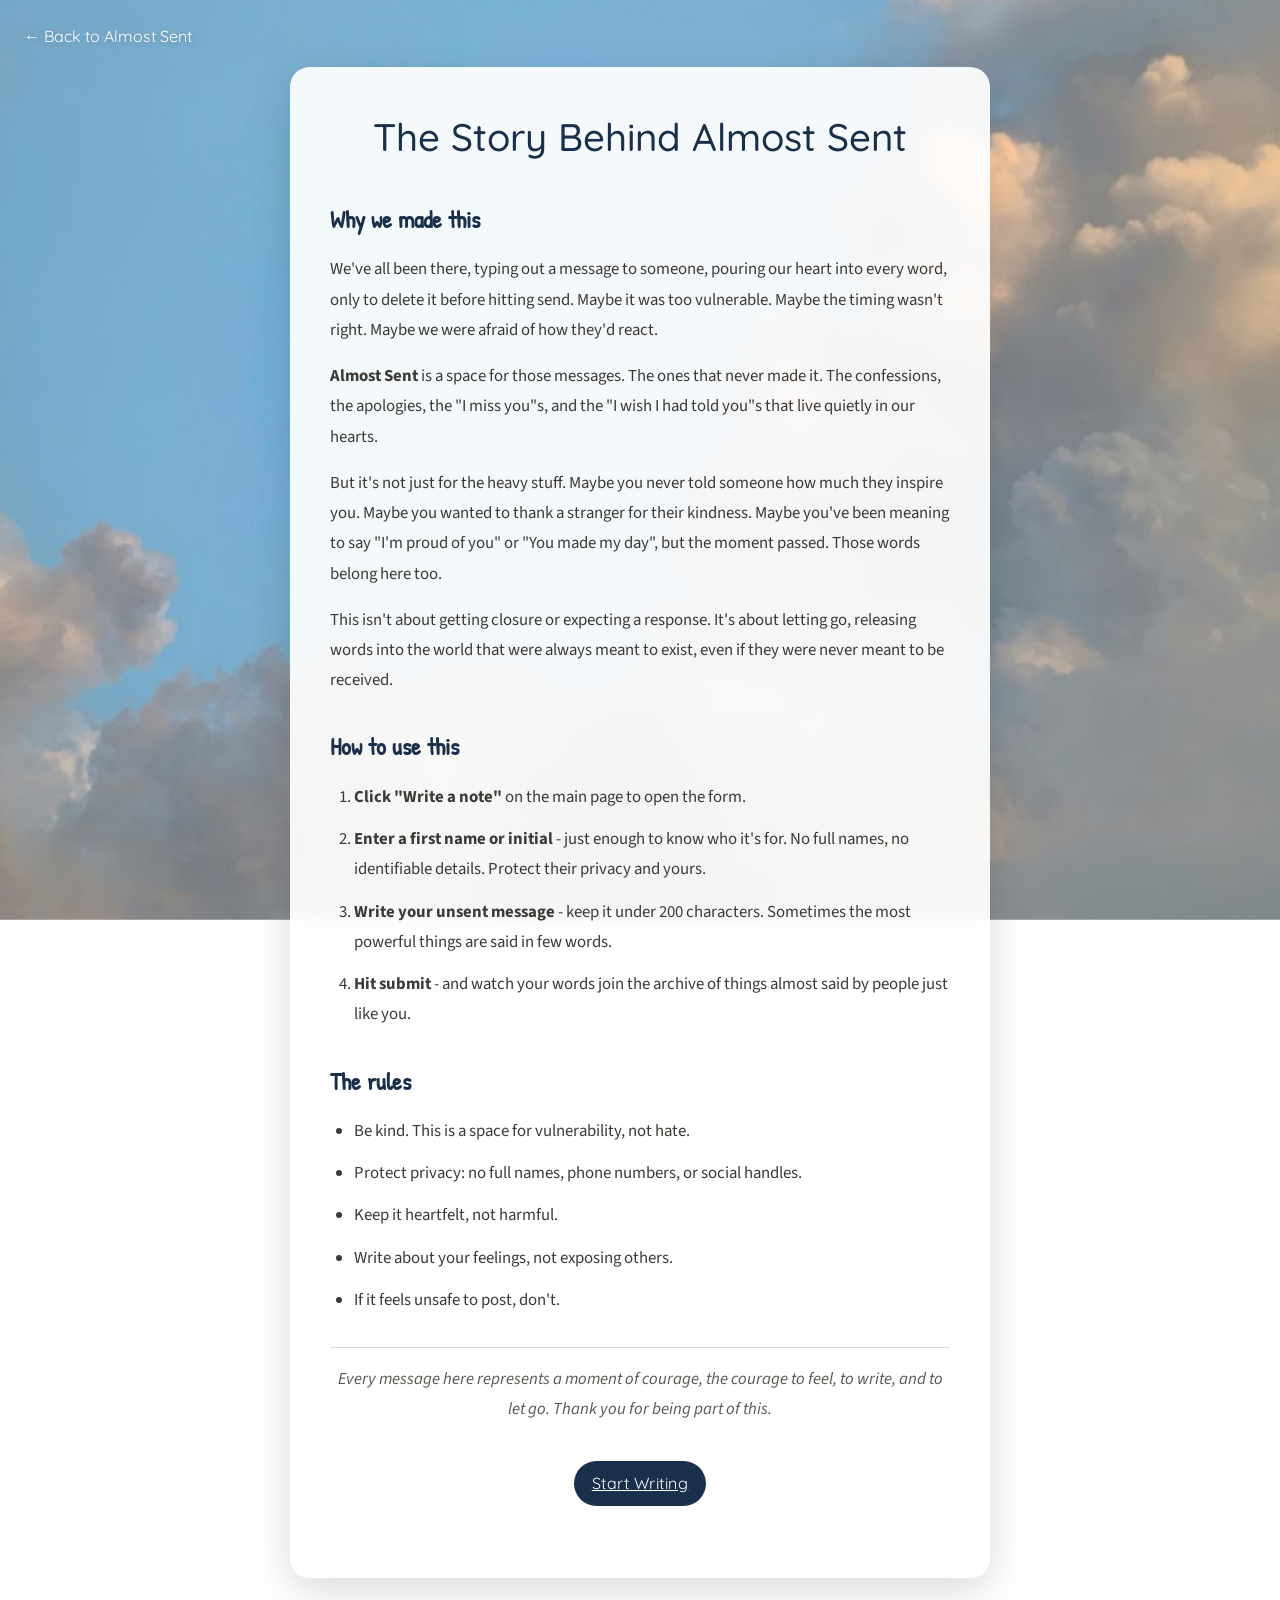
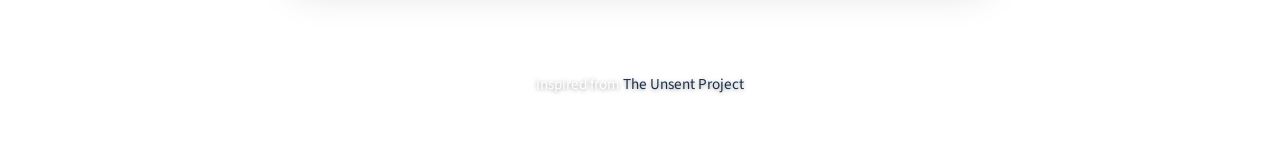
<file: guide.html>
<!doctype html>
<html lang="en">
  <head>
    <meta charset="UTF-8" />
    <meta name="viewport" content="width=device-width, initial-scale=1" />
    <meta name="color-scheme" content="light" />
    <title>Almost Sent - Our Story</title>
    <link rel="stylesheet" href="styles.css" />
    <link rel="preconnect" href="https://fonts.googleapis.com" />
    <link rel="preconnect" href="https://fonts.gstatic.com" crossorigin />
    <link
      href="https://fonts.googleapis.com/css2?family=Caveat:wght@400;500;600;700&family=Quicksand:wght@300;400;500&family=Patrick+Hand&family=Source+Sans+3:wght@400;600;700&display=swap"
      rel="stylesheet"
    />
  </head>
  <body class="guide-page">
    <div class="parallax-bg" id="parallax-bg"></div>
    
    <header class="site-header">
      <div class="header-left">
        <a href="index.html" class="back-link">← Back to Almost Sent</a>
      </div>
    </header>

    <main class="container guide-container">
      <section class="guide-card">
        <h1 class="guide-title">The Story Behind Almost Sent</h1>
        
        <div class="guide-section">
          <h2>Why we made this</h2>
          <p>
            We've all been there, typing out a message to someone, pouring our heart into every word, 
            only to delete it before hitting send. Maybe it was too vulnerable. Maybe the timing wasn't right. 
            Maybe we were afraid of how they'd react.
          </p>
          <p>
            <strong>Almost Sent</strong> is a space for those messages. The ones that never made it. 
            The confessions, the apologies, the "I miss you"s, and the "I wish I had told you"s that 
            live quietly in our hearts.
          </p>
          <p>
            But it's not just for the heavy stuff. Maybe you never told someone how much they inspire you. 
            Maybe you wanted to thank a stranger for their kindness. Maybe you've been meaning to say 
            "I'm proud of you" or "You made my day", but the moment passed. Those words belong here too.
          </p>
          <p>
            This isn't about getting closure or expecting a response. It's about letting go, 
            releasing words into the world that were always meant to exist, even if they were never meant to be received.
          </p>
        </div>

        <div class="guide-section">
          <h2>How to use this</h2>
          <ol class="guide-steps">
            <li>
              <strong>Click "Write a note"</strong> on the main page to open the form.
            </li>
            <li>
              <strong>Enter a first name or initial</strong> - just enough to know who it's for. 
              No full names, no identifiable details. Protect their privacy and yours.
            </li>
            <li>
              <strong>Write your unsent message</strong> - keep it under 200 characters. 
              Sometimes the most powerful things are said in few words.
            </li>
            <li>
              <strong>Hit submit</strong> - and watch your words join the archive of things 
              almost said by people just like you.
            </li>
          </ol>
        </div>

        <div class="guide-section">
          <h2>The rules</h2>
          <ul class="guide-rules">
            <li>Be kind. This is a space for vulnerability, not hate.</li>
            <li>Protect privacy: no full names, phone numbers, or social handles.</li>
            <li>Keep it heartfelt, not harmful.</li>
            <li>Write about your feelings, not exposing others.</li>
            <li>If it feels unsafe to post, don't.</li>
          </ul>
        </div>

        <div class="guide-section guide-closing">
          <p>
            Every message here represents a moment of courage, the courage to feel, to write, 
            and to let go. Thank you for being part of this.
          </p>
          <a href="index.html" class="primary-btn">Start Writing</a>
        </div>
      </section>
    </main>

    <footer class="site-footer">
      <p>Inspired from <a href="https://theunsentproject.com" target="_blank" rel="noopener" class="credit-link">The Unsent Project</a></p>
    </footer>

    <script>
      // Parallax background effect
      (function() {
        const bg = document.getElementById("parallax-bg");
        if (!bg) return;
        document.addEventListener("mousemove", (e) => {
          const x = (e.clientX / window.innerWidth - 0.5) * 20;
          const y = (e.clientY / window.innerHeight - 0.5) * 20;
          bg.style.transform = `translate(${x}px, ${y}px)`;
        });
      })();
    </script>
  </body>
</html>
</file>
<file: styles.css>
:root {
  color-scheme: light;
  --bg: #f5f0e8;
  --bg-alt: #ebe4d8;
  --card: #fffbf5;
  --ink: #3d3a36;
  --muted: #7a756d;
  --accent: #1a2f4a;
  --accent-dark: #0f1c2e;
  --border: #e0d8cc;
  --shadow: 0 8px 24px rgba(61, 58, 54, 0.1);
  --ink-soft: #5c5752;
  --paper: #fffbf5;
  --scribble: #3d3a36;
}

* {
  box-sizing: border-box;
}

body {
  margin: 0;
  font-family: "Source Sans 3", "Segoe UI", system-ui, sans-serif;
  min-height: 100vh;
  color: var(--ink-soft);
  line-height: 1.6;
  overflow-x: hidden;
}

.parallax-bg {
  position: fixed;
  top: -20px;
  left: -20px;
  right: -20px;
  bottom: -20px;
  background: url("cloud.jpg") no-repeat center center;
  background-size: cover;
  z-index: -1;
  transition: transform 0.1s ease-out;
}

body.modal-open {
  overflow: hidden;
}

.container {
  width: min(1080px, 92%);
  margin: 0 auto;
}

main.container {
  padding-top: 0;
}

@keyframes blink {
  0%, 50% { opacity: 1; }
  51%, 100% { opacity: 0; }
}

.site-header {
  padding: 24px 24px 16px;
  display: flex;
  justify-content: space-between;
  align-items: center;
  flex-wrap: wrap;
  gap: 16px;
}

.header-left {
  text-align: left;
}

.guide-link {
  font-family: "Quicksand", sans-serif;
  font-size: 0.9rem;
  font-weight: 400;
  color: #fff;
  text-decoration: none;
  text-shadow: 0 1px 6px rgba(0, 0, 0, 0.2);
  opacity: 0.85;
  transition: opacity 0.2s ease;
}

.guide-link:hover {
  opacity: 1;
  text-decoration: underline;
}

.site-header h1 {
  position: relative;
  display: inline-block;
  margin: 0;
  font-size: clamp(1.3rem, 1.8vw, 1.6rem);
  font-family: "Quicksand", sans-serif;
  font-weight: 300;
  letter-spacing: 1px;
  color: #fff;
  text-shadow: 0 2px 10px rgba(0, 0, 0, 0.25);
  transform: skewX(-6deg);
}

.site-header h1::after {
  content: "|";
  position: relative;
  margin-left: 2px;
  animation: blink 0.8s infinite;
  color: var(--accent);
  font-weight: 300;
}

.tagline {
  margin: 4px 0 0 0;
  font-family: "Quicksand", sans-serif;
  font-size: 0.95rem;
  font-weight: 400;
  color: rgba(255, 255, 255, 0.9);
  letter-spacing: 0.5px;
  text-shadow: 0 1px 6px rgba(0, 0, 0, 0.2);
}

.subtitle {
  margin: 0;
  color: var(--muted);
}

.submit-section {
  margin-bottom: 34px;
  text-align: center;
}

.admin-card {
  background: var(--card);
  padding: 30px;
  border-radius: 16px;
  box-shadow: var(--shadow);
  border: 1px solid var(--border);
  margin-bottom: 34px;
  position: relative;
  overflow: hidden;
}

.submit-card::before,
.admin-card::before {
  content: "";
  position: absolute;
  inset: 0;
  background: linear-gradient(135deg, rgba(233, 69, 96, 0.1) 0%, transparent 50%);
  pointer-events: none;
}

.submit-card > *,
.admin-card > * {
  position: relative;
}

.note-form {
  display: grid;
  gap: 18px;
  background: var(--card);
  padding: 24px;
  border-radius: 16px;
  box-shadow: var(--shadow);
  border: 1px solid var(--border);
  margin-top: 16px;
  text-align: left;
}

.submit-header {
  display: flex;
  justify-content: space-between;
  align-items: center;
  gap: 12px;
  flex-wrap: wrap;
  margin-bottom: 8px;
}

.field span {
  display: block;
  font-weight: 600;
  margin-bottom: 6px;
}

textarea,
input[type="text"],
input[type="search"] {
  width: 100%;
  padding: 12px 14px;
  border-radius: 10px;
  border: 1px solid var(--border);
  font-size: 1rem;
  font-family: inherit;
  background: #fff;
  color: var(--ink);
}

textarea:focus,
input:focus {
  outline: none;
  border-color: var(--accent);
  box-shadow: 0 0 0 3px rgba(26, 47, 74, 0.25);
}

textarea::placeholder,
input::placeholder {
  color: #a09a92;
}

.primary-btn,
.ghost-btn,
.danger-btn {
  border: none;
  border-radius: 999px;
  padding: 10px 18px;
  font-weight: 600;
  cursor: pointer;
  transition: transform 0.2s ease, box-shadow 0.2s ease;
  font-family: "Patrick Hand", "Source Sans 3", sans-serif;
  letter-spacing: 0.3px;
}

.primary-btn {
  background: var(--accent);
  color: #fff;
  border: none;
  font-family: "Quicksand", sans-serif;
  font-weight: 400;
  letter-spacing: 0.5px;
}

.primary-btn:active {
  transform: translateY(0);
}

.primary-btn:hover {
  background: var(--accent-dark);
}

.ghost-btn {
  background: #fff;
  border: 1px solid var(--border);
  color: var(--ink-soft);
}

.danger-btn {
  background: #d9534f;
  color: #fff;
}

.danger-btn:hover {
  background: #b13d39;
}

.primary-btn:hover,
.ghost-btn:hover,
.danger-btn:hover {
  transform: translateY(-1px);
  box-shadow: 0 8px 20px rgba(31, 26, 23, 0.1);
}

.archive-header,
.admin-header {
  display: flex;
  justify-content: space-between;
  align-items: center;
  gap: 16px;
  flex-wrap: wrap;
}

.archive-header h2 {
  font-family: "Quicksand", sans-serif;
  font-weight: 300;
  font-size: 1.6rem;
  margin: 0 0 8px;
  color: #fff;
  text-shadow: 0 2px 10px rgba(0, 0, 0, 0.25);
  letter-spacing: 1px;
  transform: skewX(-6deg);
}

.submit-card h2,
.admin-card h2 {
  font-family: "Patrick Hand", "Source Sans 3", sans-serif;
  font-size: 1.8rem;
  margin: 0 0 8px;
  color: #ffffff;
}

.search {
  display: flex;
  gap: 8px;
  align-items: center;
}

.notes-grid {
  display: grid;
  grid-template-columns: repeat(auto-fill, minmax(200px, 1fr));
  gap: 24px;
  margin-top: 20px;
}

.note-card {
  background: url("note-bg.png") center/cover no-repeat;
  border-radius: 8px;
  border: none;
  padding: 18px 20px 24px 56px;
  box-shadow: var(--shadow);
  display: flex;
  flex-direction: column;
  gap: 4px;
  position: relative;
  min-height: 200px;
  aspect-ratio: 4 / 5;
  overflow: hidden;
  cursor: pointer;
}

.note-card.note-card-large {
  min-height: 260px;
  aspect-ratio: 3 / 4;
  padding: 24px 28px 32px 64px;
  z-index: 1;
}

.note-card.note-card-large .note-meta {
  font-size: 1.6rem;
  margin-top: 6px;
}

.note-card.note-card-large .note-message {
  font-size: 1.6rem;
  margin-top: 18px;
}

.note-meta {
  font-size: 1.4rem;
  color: #1a1a2e;
  font-weight: 700;
  font-family: "Patrick Hand", "Source Sans 3", sans-serif;
  margin-top: -15px;
  word-wrap: break-word;
  overflow-wrap: break-word;
  word-break: break-word;
}

.note-date {
  position: absolute;
  top: 10px;
  right: 10px;
  font-size: 0.85rem;
  color: #4a5568;
  font-family: "Patrick Hand", "Source Sans 3", sans-serif;
}

.note-message {
  white-space: pre-wrap;
  margin: -4px 0 0 0;
  font-family: "Caveat", cursive;
  font-size: 1.4rem;
  font-weight: 500;
  color: #3d3a36;
  line-height: 1.55;
  flex: 1;
  word-wrap: break-word;
  overflow-wrap: break-word;
  word-break: break-word;
}

.empty-state {
  padding: 24px;
  text-align: center;
  color: var(--muted);
  font-family: "Patrick Hand", "Source Sans 3", sans-serif;
  font-size: 1.1rem;
}

.hidden {
  display: none;
}

.status-text {
  margin: 6px 0 0;
  color: var(--muted);
}

.site-footer {
  padding: 34px 24px 52px;
  text-align: center;
  color: #fff;
  font-size: 0.95rem;
  text-shadow: 0 1px 4px rgba(0, 0, 0, 0.4);
}

.site-footer p {
  margin: 0 0 4px;
}

.credit-link {
  color: var(--accent);
  text-decoration: none;
  transition: opacity 0.2s ease;
}

.credit-link:hover {
  opacity: 0.8;
}

.admin-link {
  color: var(--accent);
  text-decoration: none;
  border-bottom: 2px dashed var(--accent);
  padding-bottom: 2px;
  font-family: "Patrick Hand", "Source Sans 3", sans-serif;
}

.admin-link:hover {
  color: var(--accent-dark);
  border-color: var(--accent-dark);
}

.admin-list {
  display: grid;
  gap: 20px;
  margin-top: 16px;
}

.admin-row {
  background: rgba(248, 246, 233, 0.95);
  border-radius: 12px;
  border: none;
  padding: 20px;
  display: grid;
  gap: 12px;
  box-shadow: var(--shadow);
}

.admin-row-header {
  display: flex;
  justify-content: space-between;
  align-items: flex-start;
  gap: 12px;
}

.admin-row-header > div {
  flex: 1;
  min-width: 0;
}

.admin-row-header .danger-btn {
  flex-shrink: 0;
}

.admin-row-header strong {
  font-size: 1.2rem;
  color: #1a1a2e;
  font-family: "Patrick Hand", "Source Sans 3", sans-serif;
  word-wrap: break-word;
  overflow-wrap: break-word;
  word-break: break-word;
  display: block;
}

.admin-row small {
  color: #5a6478;
  font-size: 0.9rem;
}

.admin-row .note-message {
  color: #2b2f3a;
  font-size: 1.1rem;
  line-height: 1.6;
  background: rgba(255, 255, 255, 0.5);
  padding: 12px;
  border-radius: 8px;
  border-left: 3px solid var(--accent);
  word-wrap: break-word;
  overflow-wrap: break-word;
  word-break: break-word;
}


.admin-page .site-header {
  padding-bottom: 16px;
}

.admin-title {
  font-family: "Quicksand", sans-serif;
  font-weight: 300;
  font-size: clamp(1.6rem, 2.2vw, 2rem);
  color: #fff;
  text-shadow: 0 2px 10px rgba(0, 0, 0, 0.25);
  margin: 0;
  letter-spacing: 1px;
  transform: skewX(-6deg);
}

/* Login Form */
.login-title {
  font-family: "Quicksand", sans-serif;
  font-weight: 400;
  font-size: 1.5rem;
  color: var(--ink);
  margin: 0 0 24px;
  text-align: center;
}

.login-form {
  display: grid;
  gap: 18px;
  max-width: 320px;
  margin: 0 auto;
}

.login-form .primary-btn {
  margin-top: 8px;
}

/* Guide Page */
.guide-page .site-header {
  justify-content: flex-start;
}

.back-link {
  font-family: "Quicksand", sans-serif;
  font-size: 1rem;
  color: #fff;
  text-decoration: none;
  text-shadow: 0 1px 6px rgba(0, 0, 0, 0.2);
  transition: opacity 0.2s ease;
}

.back-link:hover {
  opacity: 0.8;
}

.guide-container {
  padding-top: 20px;
  padding-bottom: 60px;
}

.guide-card {
  background: rgba(255, 255, 255, 0.92);
  backdrop-filter: blur(10px);
  border-radius: 20px;
  padding: 40px;
  max-width: 700px;
  margin: 0 auto;
  box-shadow: 0 12px 40px rgba(0, 0, 0, 0.15);
}

.guide-title {
  font-family: "Quicksand", sans-serif;
  font-size: clamp(1.8rem, 3vw, 2.4rem);
  font-weight: 500;
  color: #1a2f4a;
  margin: 0 0 32px;
  text-align: center;
}

.guide-section {
  margin-bottom: 32px;
}

.guide-section h2 {
  font-family: "Patrick Hand", sans-serif;
  font-size: 1.5rem;
  color: #1a2f4a;
  margin: 0 0 16px;
}

.guide-section p {
  font-family: "Source Sans 3", sans-serif;
  font-size: 1.05rem;
  line-height: 1.8;
  color: #3d3a36;
  margin: 0 0 16px;
}

.guide-steps,
.guide-rules {
  font-family: "Source Sans 3", sans-serif;
  font-size: 1.05rem;
  line-height: 1.8;
  color: #3d3a36;
  padding-left: 24px;
  margin: 0;
}

.guide-steps li,
.guide-rules li {
  margin-bottom: 12px;
}

.guide-closing {
  text-align: center;
  padding-top: 16px;
  border-top: 1px solid #e0d8cc;
}

.guide-closing p {
  font-style: italic;
  color: #5c5752;
}

.guide-closing .primary-btn {
  margin-top: 20px;
  display: inline-block;
}

.modal-overlay {
  position: fixed;
  inset: 0;
  background: rgba(61, 58, 54, 0.5);
  backdrop-filter: blur(4px);
  display: grid;
  place-items: center;
  padding: 24px;
  z-index: 100;
}

.modal-overlay.hidden {
  display: none;
}

.note-modal-inner {
  position: relative;
  max-width: 420px;
  width: 100%;
}

.modal-card {
  background: var(--card);
  border-radius: 16px;
  padding: 30px;
  max-width: 520px;
  width: 100%;
  border: 1px solid var(--border);
  box-shadow: var(--shadow);
  text-align: left;
  position: relative;
}

.modal-close {
  position: absolute;
  top: -12px;
  right: -12px;
  width: 32px;
  height: 32px;
  border-radius: 999px;
  border: none;
  background: var(--card);
  box-shadow: var(--shadow);
  font-size: 1.4rem;
  line-height: 1;
  cursor: pointer;
  z-index: 2;
}

.modal-card::after {
  content: "";
  position: absolute;
  right: 18px;
  top: 16px;
  width: 54px;
  height: 10px;
  background: var(--accent);
  border-radius: 999px;
  transform: rotate(2deg);
  opacity: 0.9;
}

.modal-card h2 {
  margin-top: 0;
  font-family: "Patrick Hand", "Source Sans 3", sans-serif;
  font-size: 2.1rem;
  color: var(--ink);
}

.rules-list {
  padding-left: 18px;
  margin: 16px 0 24px;
  color: var(--ink-soft);
  font-family: "Patrick Hand", "Source Sans 3", sans-serif;
  font-size: 1.05rem;
}

@media (max-width: 600px) {
  .submit-section {
    margin-top: 0;
  }

  .archive-header,
  .admin-header {
    flex-direction: column;
    align-items: stretch;
  }

  .search {
    width: 100%;
    flex-wrap: wrap;
  }

  .search input {
    width: 100%;
    margin-bottom: 8px;
  }

  .notes-grid {
    grid-template-columns: repeat(2, 1fr);
    gap: 12px;
  }

  .note-card {
    padding: 12px 14px 16px 36px;
    min-height: 140px;
    aspect-ratio: 3 / 4;
  }

  /* For the enlarged note on small screens, keep the original tighter layout */
  .note-card.note-card-large {
    padding: 18px 20px 24px 56px;
  }

  .note-card.note-card-large .note-meta {
    font-size: 1.15rem;
    margin-top: 4px;
  }

  .note-card.note-card-large .note-message {
    /* Make the popped-up note text larger than grid cards on mobile */
    font-size: 1.2rem;
    margin-top: 12px;
  }

  .note-meta {
    font-size: 1rem;
    margin-top: -2px;
  }

  .note-message {
    /* Slightly smaller base size for grid cards on mobile */
    font-size: 0.95rem;
    line-height: 1.65;
    margin-top: 0;
  }

  .note-date {
    font-size: 0.7rem;
    top: 8px;
    right: 14px;
  }

  .site-header h1 {
    font-size: 1.8rem;
  }

  .submit-card,
  .admin-card {
    padding: 20px;
  }

  .modal-card {
    padding: 20px;
  }

  .modal-card h2 {
    font-size: 1.6rem;
  }

  .rules-list {
    font-size: 0.95rem;
  }
}

/* Narrower phones: gently shrink archive card text */
@media (max-width: 480px) {
  .note-meta {
    font-size: 0.9rem;
  }

  .note-message {
    font-size: 0.85rem;
  }
}
</file>
